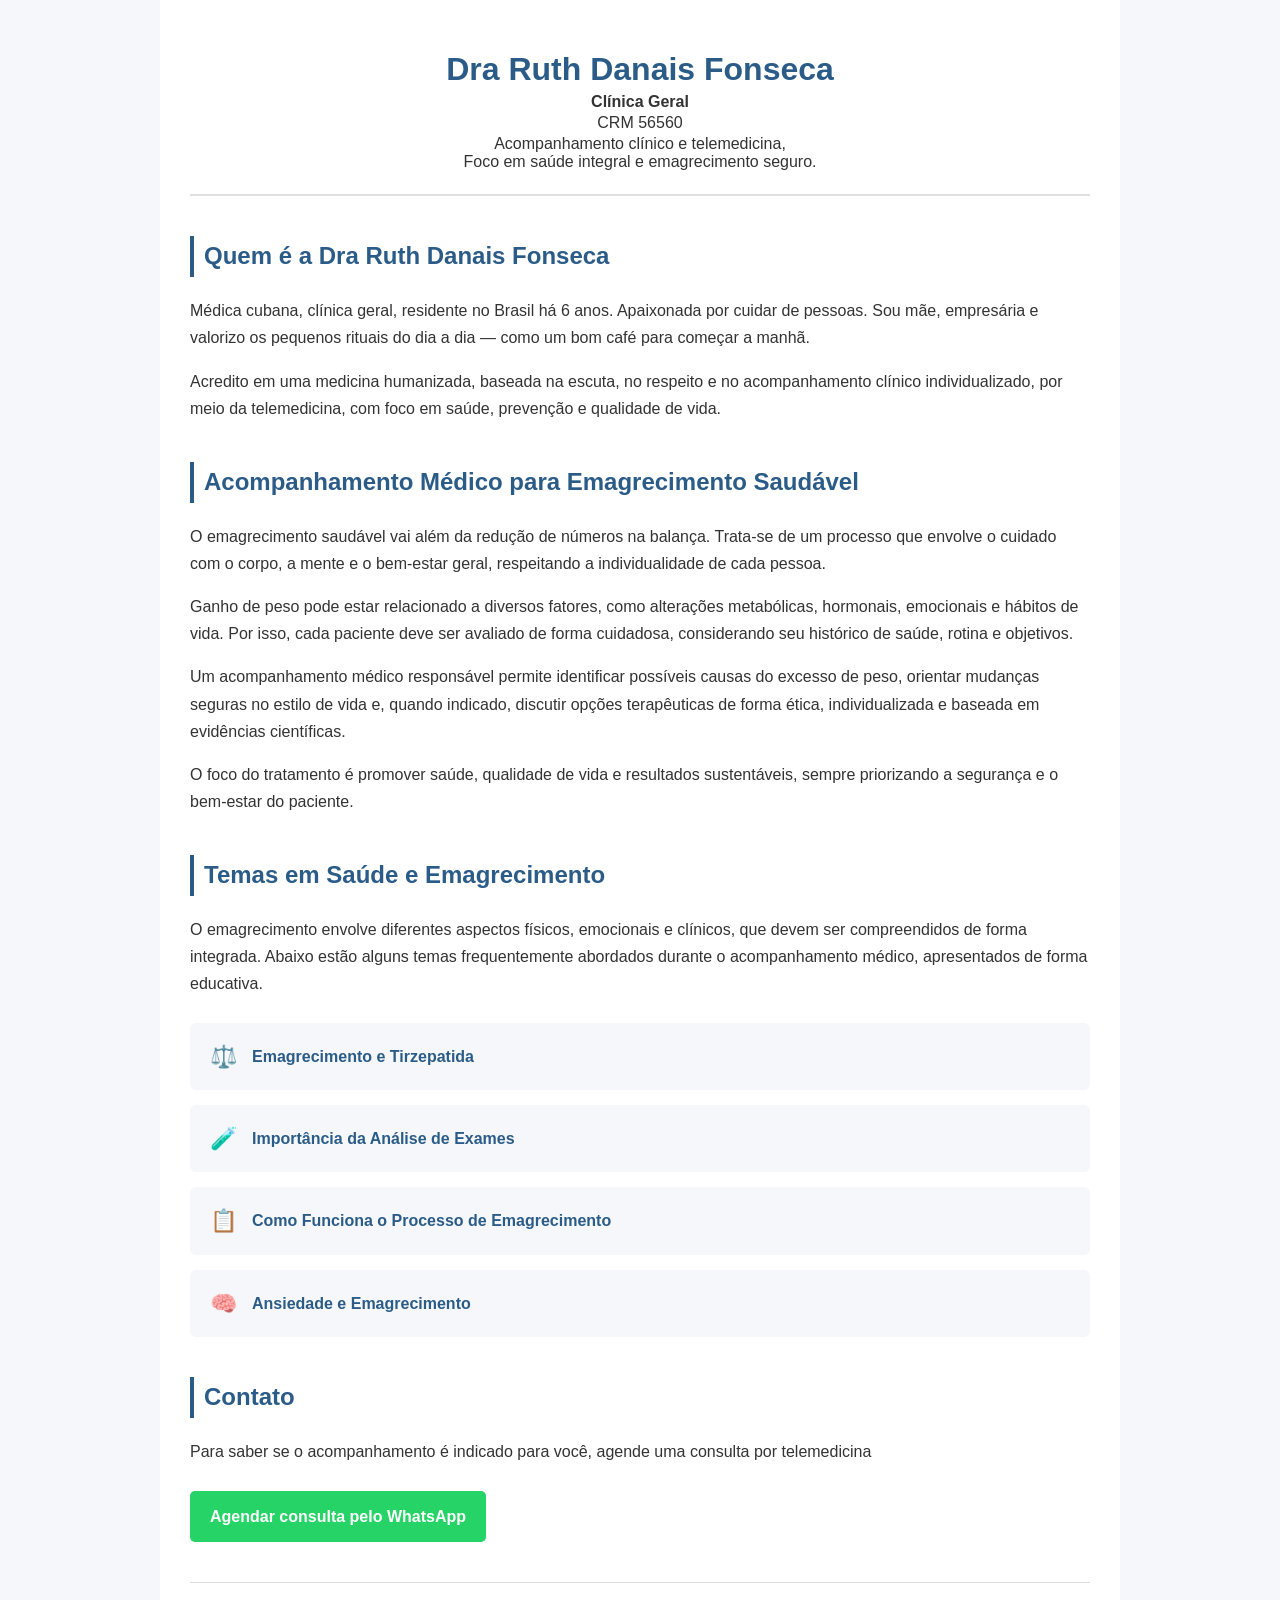
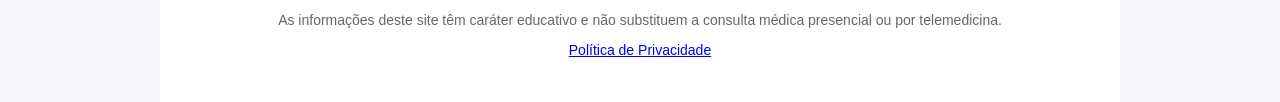
<file: index.html>
<!DOCTYPE html>
<html lang="pt-br">
<head>
    <meta charset="UTF-8">
<meta name="viewport" content="width=device-width, initial-scale=1.0">
    <title>Dra Ruth Danais Fonseca | Telemedicina</title>
<meta name="description" content="Atendimento médico por telemedicina com foco em emagrecimento saudável, cuidado integral e acompanhamento responsável. Dra Ruth Danais Fonseca, Clínica Geral.">
    <link rel="stylesheet" href="style.css">
</head>
<body>

<div class="container">

    <header>
        <h1>Dra Ruth Danais Fonseca</h1>
        <p><strong>Clínica Geral</strong></p>
        <p>CRM 56560</p>
       <p>Acompanhamento clínico e telemedicina,<br>Foco em saúde integral e emagrecimento seguro.</p>
    </header>
<section>
    <h2>Quem é a Dra Ruth Danais Fonseca</h2>
    <p>
        Médica cubana, clínica geral, residente no Brasil há 6 anos. Apaixonada por cuidar de pessoas. Sou mãe, empresária e valorizo os pequenos rituais do dia a dia — como um bom café para começar a manhã.
    </p>

    <p>
Acredito em uma medicina humanizada, baseada na escuta, no respeito e no acompanhamento clínico individualizado, por meio da telemedicina, com foco em saúde, prevenção e qualidade de vida.
    </p>
</section>

    <section>
    <h2>Acompanhamento Médico para Emagrecimento Saudável</h2>

    <p>
        O emagrecimento saudável vai além da redução de números na balança.
        Trata-se de um processo que envolve o cuidado com o corpo, a mente
        e o bem-estar geral, respeitando a individualidade de cada pessoa.
    </p>

    <p>
        Ganho de peso pode estar relacionado a diversos fatores, como
        alterações metabólicas, hormonais, emocionais e hábitos de vida.
        Por isso, cada paciente deve ser avaliado de forma cuidadosa,
        considerando seu histórico de saúde, rotina e objetivos.
    </p>

    <p>
        Um acompanhamento médico responsável permite identificar possíveis
        causas do excesso de peso, orientar mudanças seguras no estilo de vida
        e, quando indicado, discutir opções terapêuticas de forma ética,
        individualizada e baseada em evidências científicas.
    </p>

    <p>
        O foco do tratamento é promover saúde, qualidade de vida e resultados
        sustentáveis, sempre priorizando a segurança e o bem-estar do paciente.
    </p>
    </section>
<section>
    <h2>Temas em Saúde e Emagrecimento</h2>

    <p>
        O emagrecimento envolve diferentes aspectos físicos, emocionais e clínicos, que devem ser compreendidos de forma integrada. Abaixo estão alguns temas frequentemente abordados
        durante o acompanhamento médico, apresentados de forma educativa.
    </p>

    <ul class="lista-temas">
        <li>
            <span class="icone">⚖️</span>
            <a href="tirzepatida.html">
                Emagrecimento e Tirzepatida
            </a>
        </li>

        <li>
            <span class="icone">🧪</span>
            <a href="exames.html">
                Importância da Análise de Exames
            </a>
        </li>

        <li>
            <span class="icone">📋</span>
            <a href="processo.html">
                Como Funciona o Processo de Emagrecimento
            </a>
        </li>

        <li>
            <span class="icone">🧠</span>
            <a href="ansiedade.html">
                Ansiedade e Emagrecimento
            </a>
        </li>
    </ul>
</section>


<section>
    <h2>Contato</h2>
    <p>
Para saber se o acompanhamento é indicado para você, agende uma consulta por telemedicina
    </p>

    <a href="https://wa.me/5541998229902" target="_blank" class="whatsapp">
        Agendar consulta pelo WhatsApp
    </a>
</section>

<footer>
    <p>
As informações deste site têm caráter educativo e não substituem a consulta médica presencial ou por telemedicina.
    </p>

    <p>
        <a href="privacidade.html">Política de Privacidade</a>
    </p>
</footer>

</div>

</body>
</html>
</file>
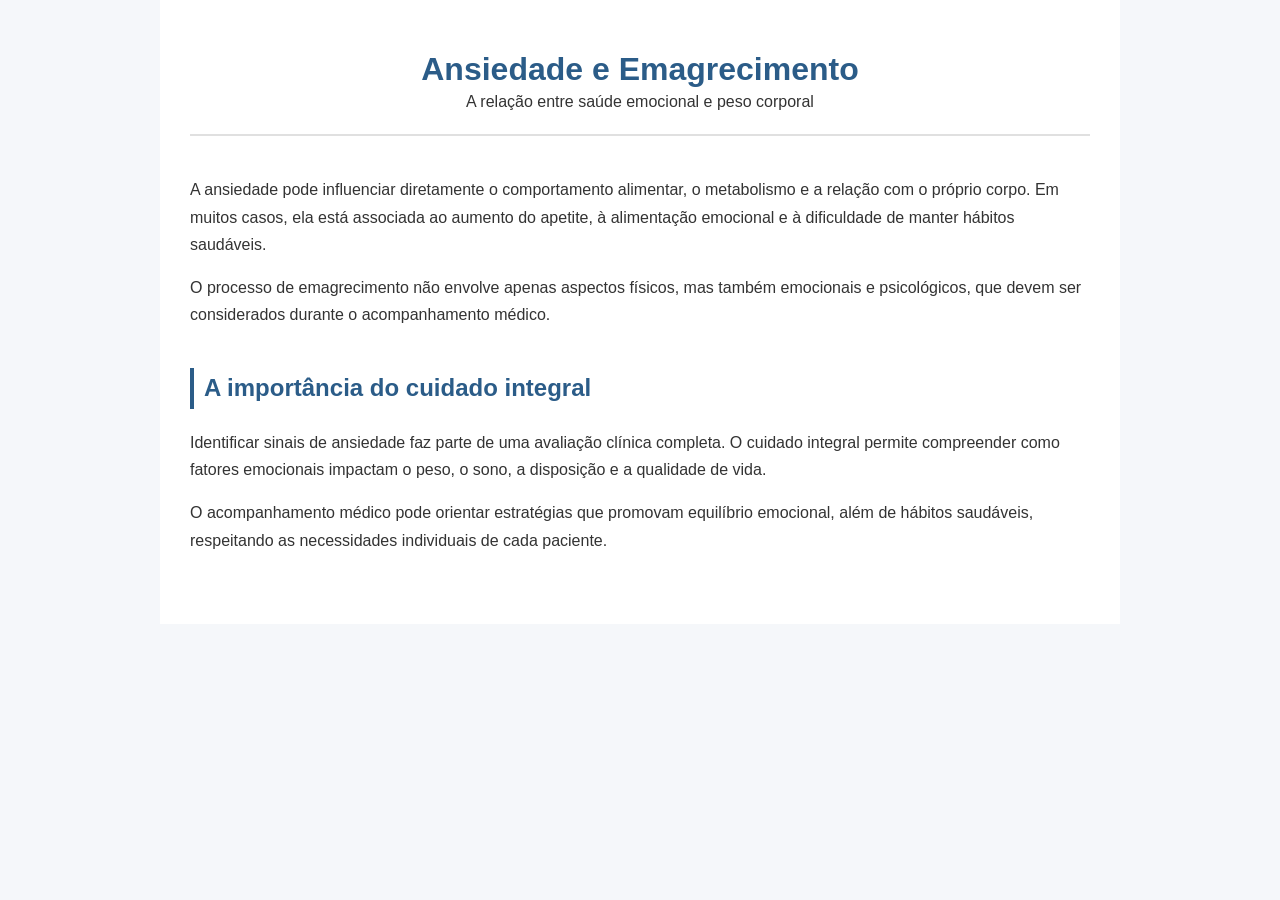
<file: ansiedade.html>
<!DOCTYPE html>
<html lang="pt-br">
<head>
    <meta charset="UTF-8">
    <meta name="viewport" content="width=device-width, initial-scale=1.0">
    <title>Ansiedade e Emagrecimento | Telemedicina</title>
    <meta name="description" content="Conteúdo educativo sobre a relação entre ansiedade, saúde emocional e emagrecimento, com abordagem médica responsável e cuidado integral.">
    <link rel="stylesheet" href="style.css">
</head>

<body>

<div class="container">

    <header>
        <h1>Ansiedade e Emagrecimento</h1>
        <p>A relação entre saúde emocional e peso corporal</p>
    </header>

    <section>
        <p>
            A ansiedade pode influenciar diretamente o comportamento alimentar,
            o metabolismo e a relação com o próprio corpo. Em muitos casos,
            ela está associada ao aumento do apetite, à alimentação emocional
            e à dificuldade de manter hábitos saudáveis.
        </p>

        <p>
            O processo de emagrecimento não envolve apenas aspectos físicos,
            mas também emocionais e psicológicos, que devem ser considerados
            durante o acompanhamento médico.
        </p>
    </section>

    <section>
        <h2>A importância do cuidado integral</h2>
        <p>
            Identificar sinais de ansiedade faz parte de uma avaliação clínica
            completa. O cuidado integral permite compreender como fatores
            emocionais impactam o peso, o sono, a disposição e a qualidade
            de vida.
        </p>

        <p>
            O acompanhamento médico pode orientar estratégias que promovam
            equilíbrio emocional, além de hábitos saudáveis, respeitando
            as necessidades individuais de cada paciente.
        </p>
    </section>

    <section>
</file>
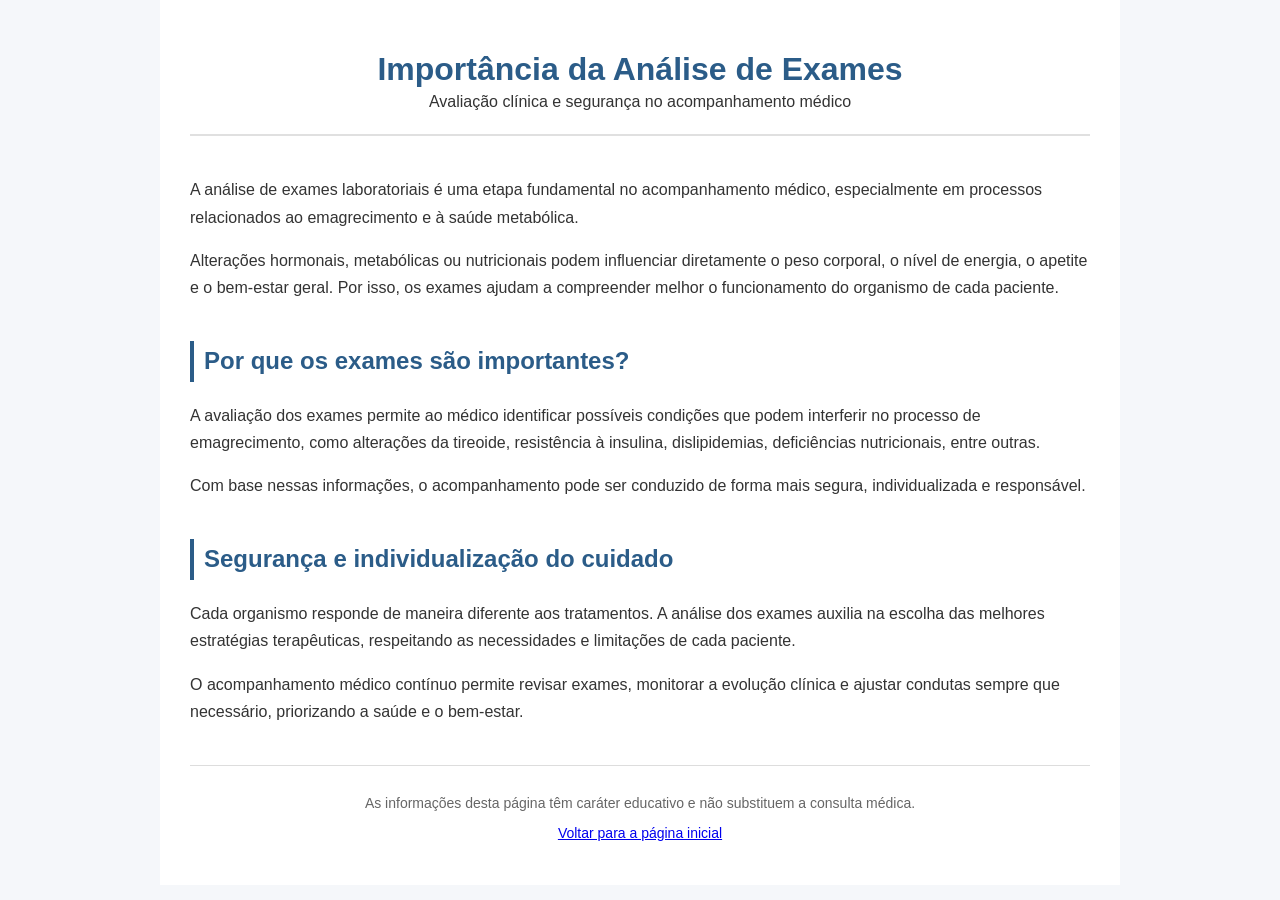
<file: exames.html>
<!DOCTYPE html>
<html lang="pt-br">
<head>
    <meta charset="UTF-8">
    <meta name="viewport" content="width=device-width, initial-scale=1.0">
    <title>Importância da Análise de Exames | Telemedicina</title>
    <meta name="description" content="Entenda a importância da análise de exames laboratoriais no acompanhamento médico do emagrecimento e da saúde metabólica.">
    <link rel="stylesheet" href="style.css">
</head>

<body>

<div class="container">

    <header>
        <h1>Importância da Análise de Exames</h1>
        <p>Avaliação clínica e segurança no acompanhamento médico</p>
    </header>

    <section>
        <p>
            A análise de exames laboratoriais é uma etapa fundamental no
            acompanhamento médico, especialmente em processos relacionados
            ao emagrecimento e à saúde metabólica.
        </p>

        <p>
            Alterações hormonais, metabólicas ou nutricionais podem influenciar
            diretamente o peso corporal, o nível de energia, o apetite e o
            bem-estar geral. Por isso, os exames ajudam a compreender melhor
            o funcionamento do organismo de cada paciente.
        </p>
    </section>

    <section>
        <h2>Por que os exames são importantes?</h2>
        <p>
            A avaliação dos exames permite ao médico identificar possíveis
            condições que podem interferir no processo de emagrecimento,
            como alterações da tireoide, resistência à insulina, dislipidemias,
            deficiências nutricionais, entre outras.
        </p>

        <p>
            Com base nessas informações, o acompanhamento pode ser conduzido
            de forma mais segura, individualizada e responsável.
        </p>
    </section>

    <section>
        <h2>Segurança e individualização do cuidado</h2>
        <p>
            Cada organismo responde de maneira diferente aos tratamentos.
            A análise dos exames auxilia na escolha das melhores estratégias
            terapêuticas, respeitando as necessidades e limitações de cada
            paciente.
        </p>

        <p>
            O acompanhamento médico contínuo permite revisar exames,
            monitorar a evolução clínica e ajustar condutas sempre que
            necessário, priorizando a saúde e o bem-estar.
        </p>
    </section>

    <footer>
        <p>
            As informações desta página têm caráter educativo e não substituem
            a consulta médica.
        </p>

        <p>
            <a href="index.html">Voltar para a página inicial</a>
        </p>
    </footer>

</div>

</body>
</html>
</file>
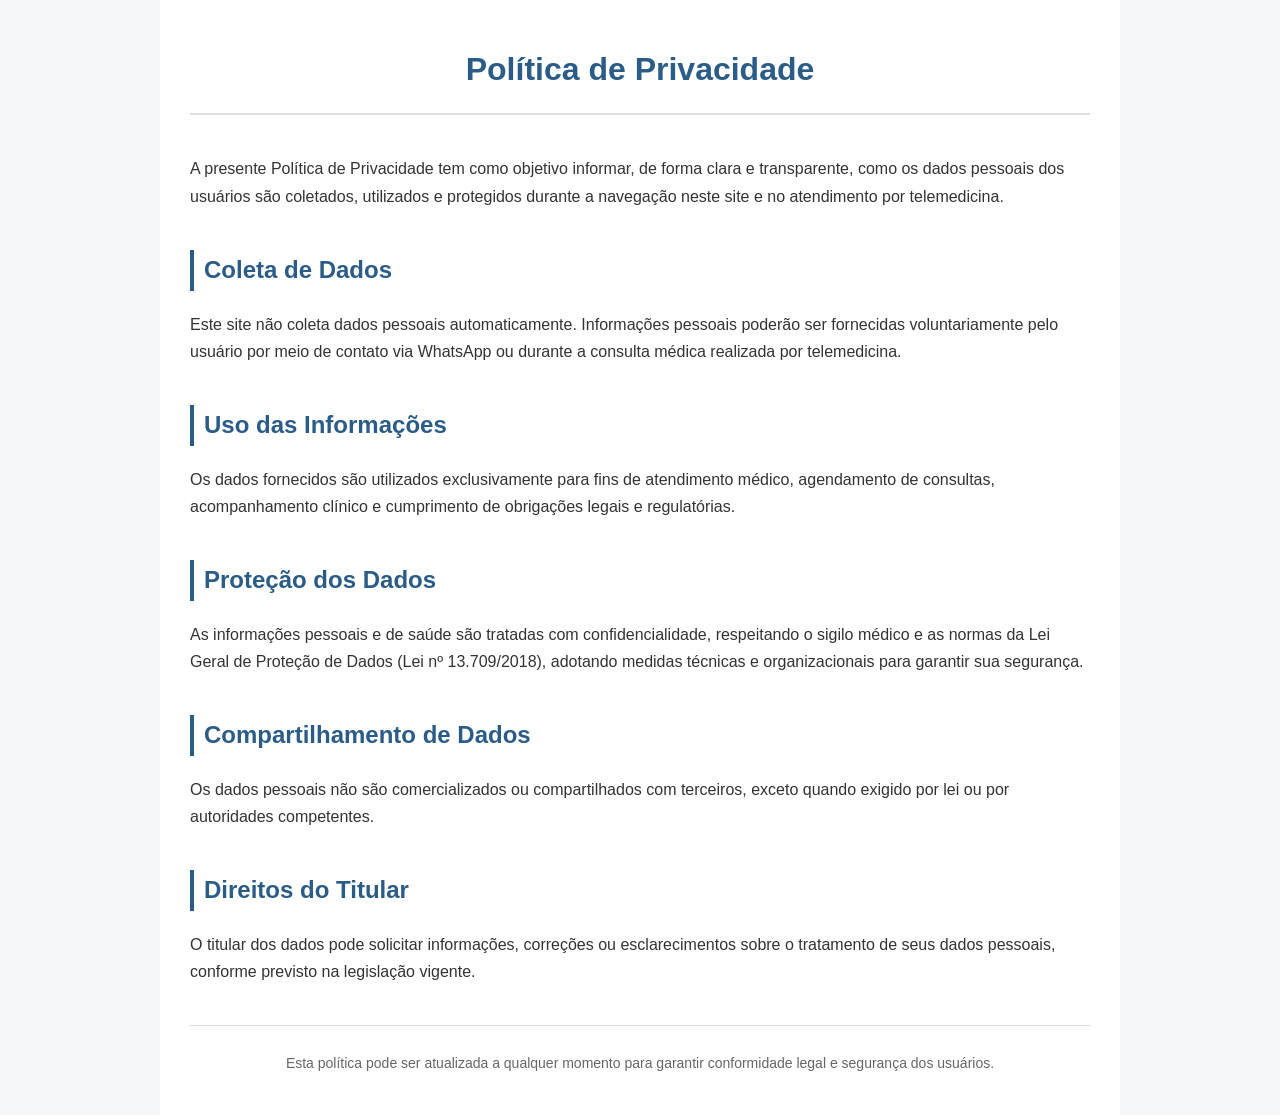
<file: privacidade.html>
<!DOCTYPE html>
<html lang="pt-br">
<head>
    <meta charset="UTF-8">
    <meta name="viewport" content="width=device-width, initial-scale=1.0">
    <title>Política de Privacidade</title>
    <link rel="stylesheet" href="style.css">
</head>
<body>

<div class="container">

    <header>
        <h1>Política de Privacidade</h1>
    </header>

    <section>
        <p>
            A presente Política de Privacidade tem como objetivo informar,
            de forma clara e transparente, como os dados pessoais dos usuários
            são coletados, utilizados e protegidos durante a navegação neste site
            e no atendimento por telemedicina.
        </p>
    </section>

    <section>
        <h2>Coleta de Dados</h2>
        <p>
            Este site não coleta dados pessoais automaticamente.
            Informações pessoais poderão ser fornecidas voluntariamente
            pelo usuário por meio de contato via WhatsApp ou durante
            a consulta médica realizada por telemedicina.
        </p>
    </section>

    <section>
        <h2>Uso das Informações</h2>
        <p>
            Os dados fornecidos são utilizados exclusivamente para
            fins de atendimento médico, agendamento de consultas,
            acompanhamento clínico e cumprimento de obrigações legais
            e regulatórias.
        </p>
    </section>

    <section>
        <h2>Proteção dos Dados</h2>
        <p>
            As informações pessoais e de saúde são tratadas com
            confidencialidade, respeitando o sigilo médico e as normas
            da Lei Geral de Proteção de Dados (Lei nº 13.709/2018),
            adotando medidas técnicas e organizacionais para garantir
            sua segurança.
        </p>
    </section>

    <section>
        <h2>Compartilhamento de Dados</h2>
        <p>
            Os dados pessoais não são comercializados ou compartilhados
            com terceiros, exceto quando exigido por lei ou por autoridades
            competentes.
        </p>
    </section>

    <section>
        <h2>Direitos do Titular</h2>
        <p>
            O titular dos dados pode solicitar informações, correções ou
            esclarecimentos sobre o tratamento de seus dados pessoais,
            conforme previsto na legislação vigente.
        </p>
    </section>

    <footer>
        <p>
            Esta política pode ser atualizada a qualquer momento para
            garantir conformidade legal e segurança dos usuários.
        </p>
    </footer>

</div>

</body>
</html>
</file>
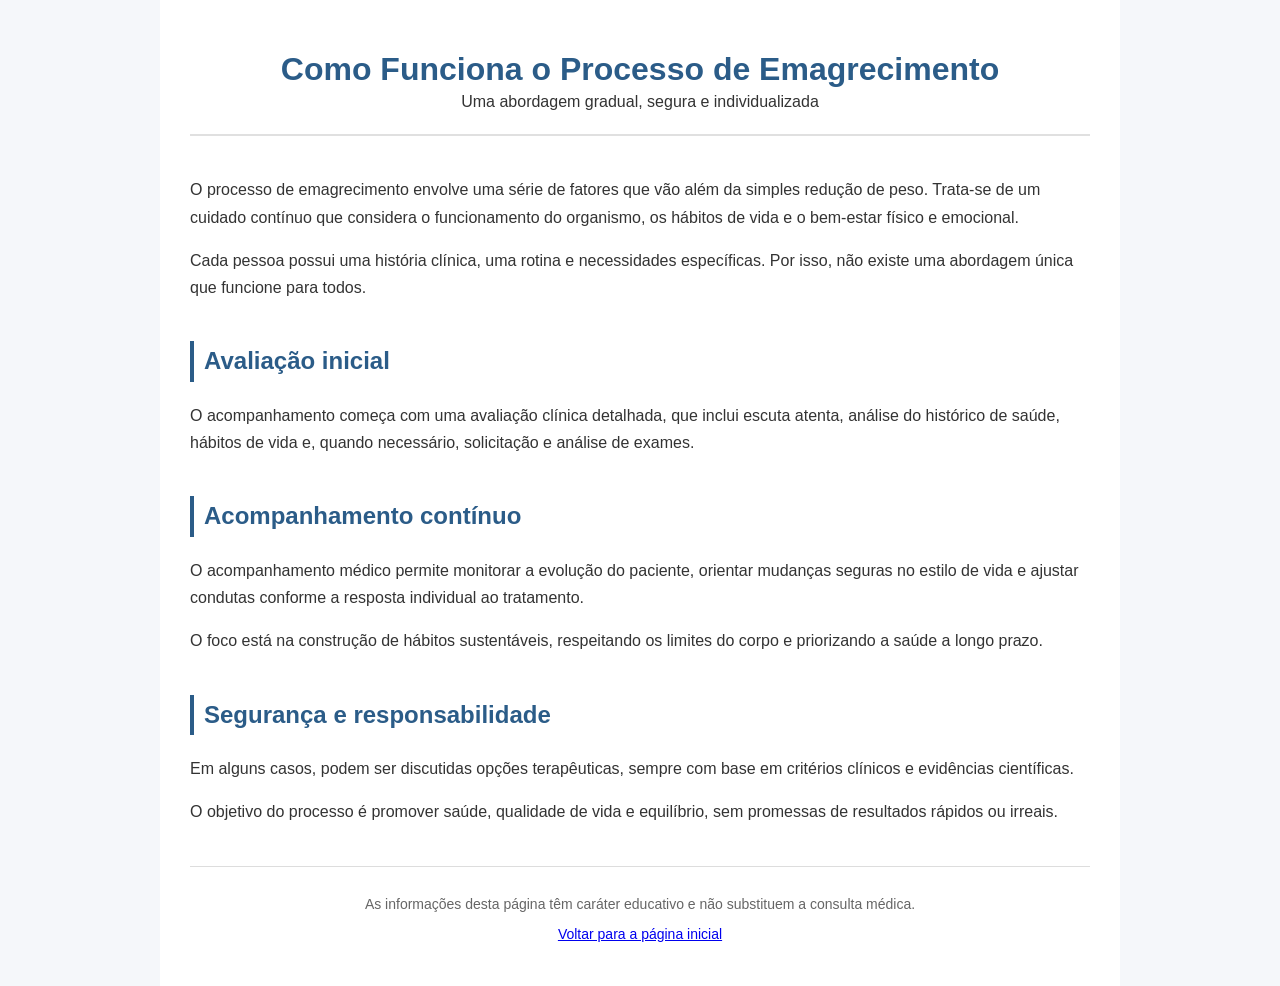
<file: processo.html>
<!DOCTYPE html>
<html lang="pt-br">
<head>
    <meta charset="UTF-8">
    <meta name="viewport" content="width=device-width, initial-scale=1.0">
    <title>Como Funciona o Processo de Emagrecimento | Telemedicina</title>
    <meta name="description" content="Conheça como funciona o processo de emagrecimento com acompanhamento médico, foco em saúde, segurança e cuidado individualizado.">
    <link rel="stylesheet" href="style.css">
</head>
<body>

<div class="container">

    <header>
        <h1>Como Funciona o Processo de Emagrecimento</h1>
        <p>Uma abordagem gradual, segura e individualizada</p>
    </header>

    <section>
        <p>
            O processo de emagrecimento envolve uma série de fatores que vão
            além da simples redução de peso. Trata-se de um cuidado contínuo
            que considera o funcionamento do organismo, os hábitos de vida
            e o bem-estar físico e emocional.
        </p>

        <p>
            Cada pessoa possui uma história clínica, uma rotina e necessidades
            específicas. Por isso, não existe uma abordagem única que funcione
            para todos.
        </p>
    </section>

    <section>
        <h2>Avaliação inicial</h2>
        <p>
            O acompanhamento começa com uma avaliação clínica detalhada,
            que inclui escuta atenta, análise do histórico de saúde, hábitos
            de vida e, quando necessário, solicitação e análise de exames.
        </p>
    </section>

    <section>
        <h2>Acompanhamento contínuo</h2>
        <p>
            O acompanhamento médico permite monitorar a evolução do paciente,
            orientar mudanças seguras no estilo de vida e ajustar condutas
            conforme a resposta individual ao tratamento.
        </p>

        <p>
            O foco está na construção de hábitos sustentáveis, respeitando
            os limites do corpo e priorizando a saúde a longo prazo.
        </p>
    </section>

    <section>
        <h2>Segurança e responsabilidade</h2>
        <p>
            Em alguns casos, podem ser discutidas opções terapêuticas,
            sempre com base em critérios clínicos e evidências científicas.
        </p>

        <p>
            O objetivo do processo é promover saúde, qualidade de vida e
            equilíbrio, sem promessas de resultados rápidos ou irreais.
        </p>
    </section>

    <footer>
        <p>
            As informações desta página têm caráter educativo e não substituem
            a consulta médica.
        </p>

        <p>
            <a href="index.html">Voltar para a página inicial</a>
        </p>
    </footer>

</div>

</body>
</html>
</file>
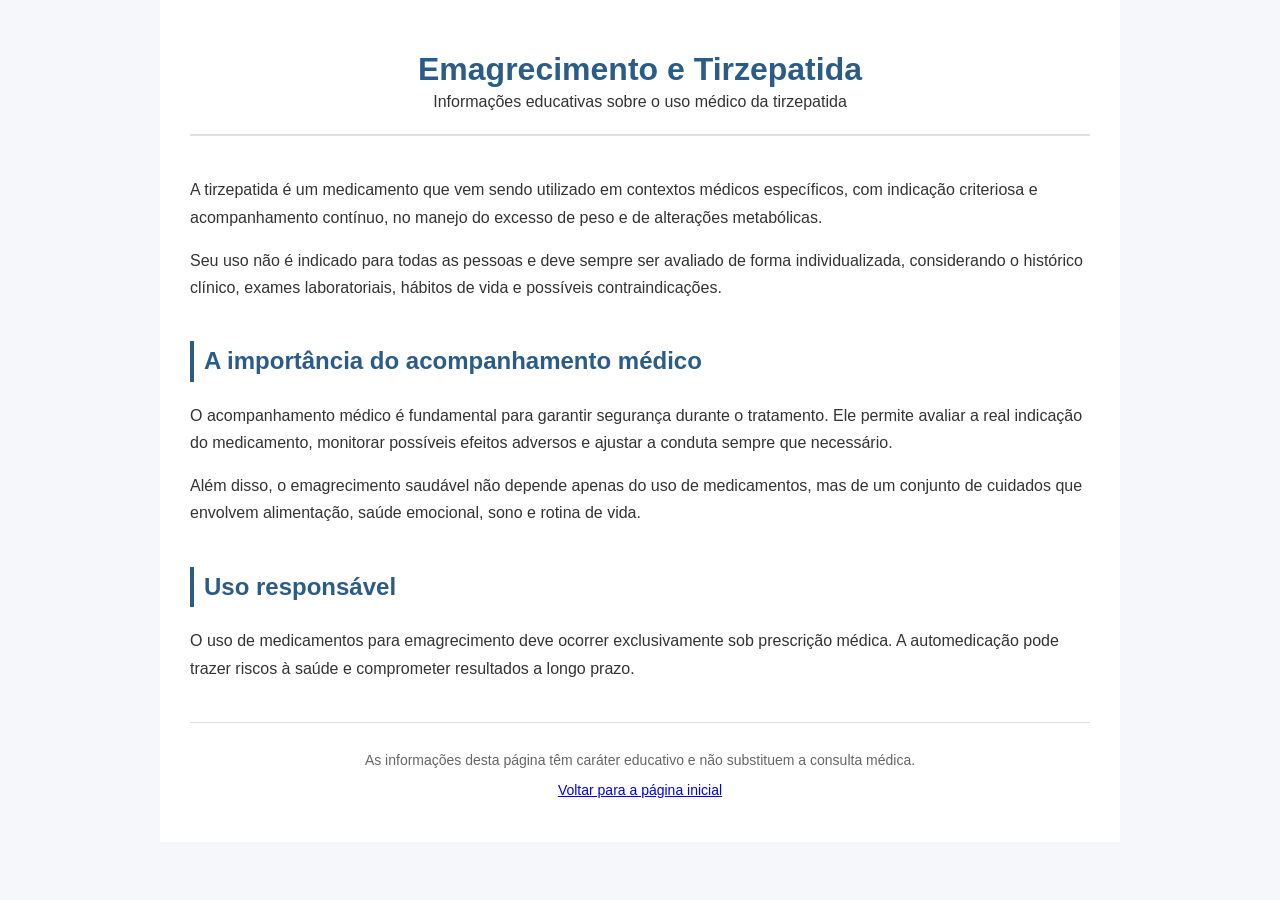
<file: tirzepatida.html>
<!DOCTYPE html>
<html lang="pt-br">
<head>
    <meta charset="UTF-8">
    <meta name="viewport" content="width=device-width, initial-scale=1.0">
    <title>Emagrecimento e Tirzepatida | Telemedicina</title>
    <meta name="description" content="Informações educativas sobre o uso médico da tirzepatida no contexto do emagrecimento, com indicação criteriosa e acompanhamento médico responsável.">
    <link rel="stylesheet" href="style.css">
</head>
<body>

<div class="container">

    <header>
        <h1>Emagrecimento e Tirzepatida</h1>
        <p>Informações educativas sobre o uso médico da tirzepatida</p>
    </header>

    <section>
        <p>
            A tirzepatida é um medicamento que vem sendo utilizado em contextos
            médicos específicos, com indicação criteriosa e acompanhamento
            contínuo, no manejo do excesso de peso e de alterações metabólicas.
        </p>

        <p>
            Seu uso não é indicado para todas as pessoas e deve sempre ser
            avaliado de forma individualizada, considerando o histórico clínico,
            exames laboratoriais, hábitos de vida e possíveis contraindicações.
        </p>
    </section>

    <section>
        <h2>A importância do acompanhamento médico</h2>
        <p>
            O acompanhamento médico é fundamental para garantir segurança durante
            o tratamento. Ele permite avaliar a real indicação do medicamento,
            monitorar possíveis efeitos adversos e ajustar a conduta sempre que
            necessário.
        </p>

        <p>
            Além disso, o emagrecimento saudável não depende apenas do uso de
            medicamentos, mas de um conjunto de cuidados que envolvem alimentação,
            saúde emocional, sono e rotina de vida.
        </p>
    </section>

    <section>
        <h2>Uso responsável</h2>
        <p>
            O uso de medicamentos para emagrecimento deve ocorrer exclusivamente
            sob prescrição médica. A automedicação pode trazer riscos à saúde e
            comprometer resultados a longo prazo.
        </p>
    </section>

    <footer>
        <p>
            As informações desta página têm caráter educativo e não substituem
            a consulta médica.
        </p>

        <p>
            <a href="index.html">Voltar para a página inicial</a>
        </p>
    </footer>

</div>

</body>
</html>
</file>
<file: style.css>
body {
    font-family: Arial, Helvetica, sans-serif;
    background-color: #f5f7fa;
    margin: 0;
    padding: 0;
    color: #333;
}

.container {
    max-width: 900px;
    margin: auto;
    background: #ffffff;
    padding: 30px;
}

header {
    text-align: center;
    padding-bottom: 20px;
    border-bottom: 2px solid #e0e0e0;
}

header h1 {
    color: #2b5c88;
    margin-bottom: 5px;
}

header p {
    margin: 3px 0;
    font-size: 16px;
}

section {
    margin-top: 40px;
    line-height: 1.7;
}


section h2 {
    color: #2b5c88;
    border-left: 4px solid #2b5c88;
    padding-left: 10px;
}

footer {
    margin-top: 40px;
    padding-top: 15px;
    border-top: 1px solid #ddd;
    font-size: 14px;
    text-align: center;
    color: #666;
}
.whatsapp {
    display: inline-block;
    background-color: #25d366;
    color: white;
    padding: 12px 20px;
    text-decoration: none;
    font-weight: bold;
    border-radius: 5px;
    margin-top: 10px;
}

.whatsapp:hover {
    background-color: #1ebe5d;
}
@media (max-width: 600px) {
.lista-temas li {
    flex-direction: column;
    align-items: flex-start;
}

.icone {
    margin-bottom: 8px;
}


    .container {
        padding: 20px;
    }

    header h1 {
        font-size: 24px;
    }

    section h2 {
        font-size: 20px;
    }

    body {
        font-size: 16px;
    }

    .whatsapp {
        width: 100%;
        text-align: center;
        box-sizing: border-box;
    }
}
.botoes-temas {
    display: grid;
    grid-template-columns: repeat(auto-fit, minmax(220px, 1fr));
    gap: 15px;
    margin-top: 20px;
}

.botoes-temas a {
    display: block;
    padding: 15px;
    background-color: #2b5c88;
    color: white;
    text-align: center;
    text-decoration: none;
    border-radius: 6px;
    font-weight: bold;
}

.botoes-temas a:hover {
    background-color: #1f4566;
}
.lista-temas {
    list-style: none;
    padding: 0;
    margin-top: 25px;
}

.lista-temas li {
    display: flex;
    align-items: center;
    background: #f5f7fa;
    padding: 15px 20px;
    border-radius: 6px;
    margin-bottom: 15px;
}

.lista-temas li a {
    text-decoration: none;
    color: #2b5c88;
    font-weight: bold;
}

.lista-temas li a:hover {
    text-decoration: underline;
}

.icone {
    font-size: 22px;
    margin-right: 15px;
}
</file>
